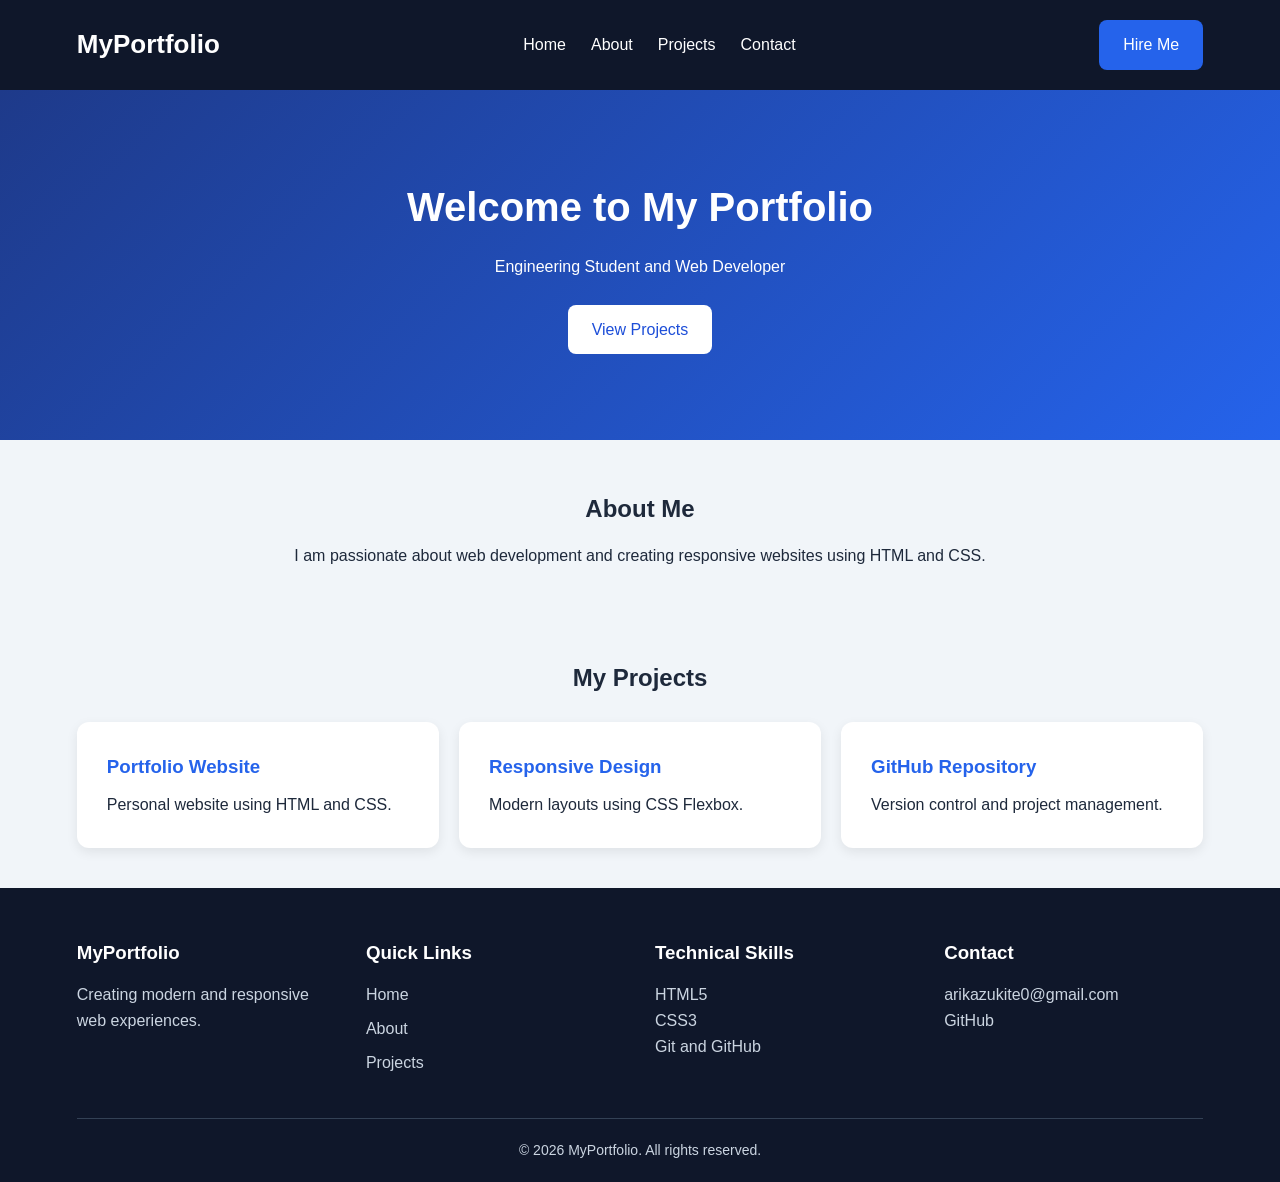
<file: P10/index.html>
<!DOCTYPE html>
<html lang="en">
<head>
    <meta charset="UTF-8">
    <meta name="viewport" content="width=device-width, initial-scale=1.0">
    <title>Advanced Flexbox Layout</title>
    <link rel="stylesheet" href="style.css">
</head>
<body>

    <header class="header">

        <div class="logo">MyPortfolio</div>

        <nav class="navbar">
            <a href="#home">Home</a>
            <a href="#about">About</a>
            <a href="#projects">Projects</a>
            <a href="#contact">Contact</a>
        </nav>

        <a href="#contact" class="btn">Hire Me</a>

    </header>

    <main>

        <section class="hero" id="home">
            <div class="hero-content">
                <h1>Welcome to My Portfolio</h1>
                <p>Engineering Student and Web Developer</p>
                <a href="#projects" class="btn">View Projects</a>
            </div>
        </section>

        <section class="about" id="about">
            <h2>About Me</h2>
            <p>I am passionate about web development
            and creating responsive websites using HTML and CSS.</p>
        </section>

        <section class="projects" id="projects">

            <h2>My Projects</h2>

            <div class="project-container">

                <article class="card">
                    <h3>Portfolio Website</h3>
                    <p>Personal website using HTML and CSS.</p>
                </article>

                <article class="card">
                    <h3>Responsive Design</h3>
                    <p>Modern layouts using CSS Flexbox.</p>
                </article>

                <article class="card">
                    <h3>GitHub Repository</h3>
                    <p>Version control and project management.</p>
                </article>

            </div>

        </section>

    </main>

    <footer class="footer" id="contact">

        <div class="footer-container">

            <div class="footer-column">
                <h3>MyPortfolio</h3>
                <p>Creating modern and responsive
                web experiences.</p>
            </div>

            <div class="footer-column">
                <h3>Quick Links</h3>
                <a href="#home">Home</a>
                <a href="#about">About</a>
                <a href="#projects">Projects</a>
            </div>

            <div class="footer-column">
                <h3>Technical Skills</h3>
                <p>HTML5</p>
                <p>CSS3</p>
                <p>Git and GitHub</p>
            </div>

            <div class="footer-column">
                <h3>Contact</h3>
                <p>arikazukite0@gmail.com</p>
                <a href="https://github.com/">GitHub</a>
            </div>

        </div>

        <div class="footer-bottom">
            <p>&copy; 2026 MyPortfolio. All rights reserved.</p>
        </div>

    </footer>

</body>
</html>
</file>
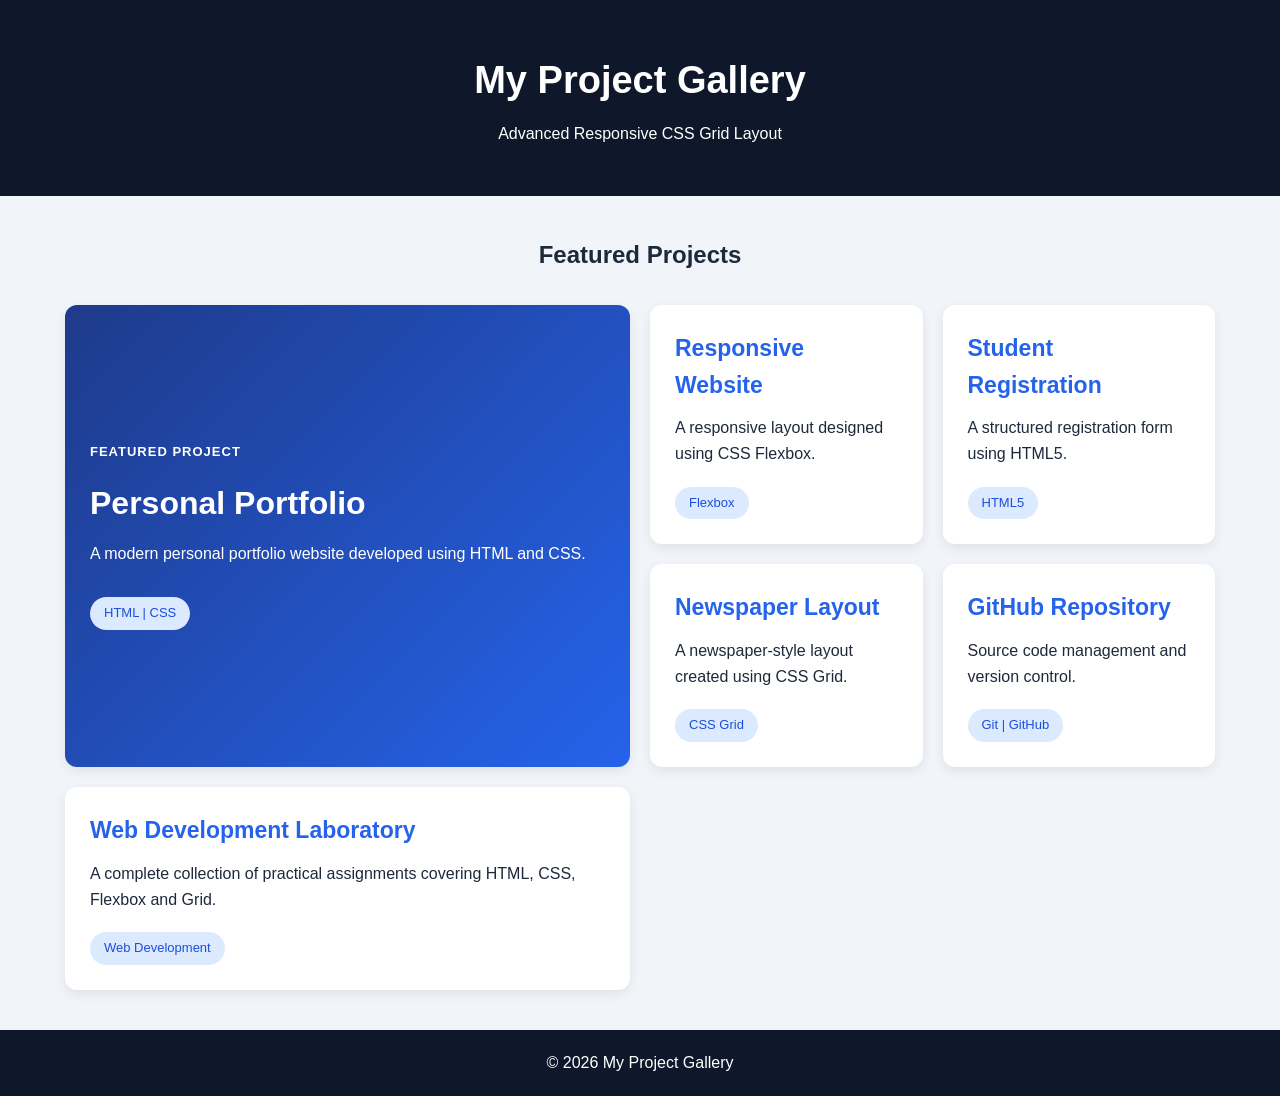
<file: P12/index.html>
<!DOCTYPE html>
<html lang="en">
<head>
    <meta charset="UTF-8">
    <meta name="viewport" content="width=device-width, initial-scale=1.0">
    <title>Advanced Projects Grid</title>
    <link rel="stylesheet" href="style.css">
</head>
<body>

    <header>
        <h1>My Project Gallery</h1>
        <p>Advanced Responsive CSS Grid Layout</p>
    </header>

    <main>

        <h2 class="section-title">Featured Projects</h2>

        <div class="project-grid">

            <article class="card featured">
                <span class="tag">Featured Project</span>
                <h2>Personal Portfolio</h2>
                <p>A modern personal portfolio website
                developed using HTML and CSS.</p>
                <span class="technology">HTML | CSS</span>
            </article>

            <article class="card">
                <h2>Responsive Website</h2>
                <p>A responsive layout designed using CSS Flexbox.</p>
                <span class="technology">Flexbox</span>
            </article>

            <article class="card">
                <h2>Student Registration</h2>
                <p>A structured registration form using HTML5.</p>
                <span class="technology">HTML5</span>
            </article>

            <article class="card">
                <h2>Newspaper Layout</h2>
                <p>A newspaper-style layout created using CSS Grid.</p>
                <span class="technology">CSS Grid</span>
            </article>

            <article class="card">
                <h2>GitHub Repository</h2>
                <p>Source code management and version control.</p>
                <span class="technology">Git | GitHub</span>
            </article>

            <article class="card wide">
                <h2>Web Development Laboratory</h2>
                <p>A complete collection of practical assignments
                covering HTML, CSS, Flexbox and Grid.</p>
                <span class="technology">Web Development</span>
            </article>

        </div>

    </main>

    <footer>
        <p>&copy; 2026 My Project Gallery</p>
    </footer>

</body>
</html>
</file>
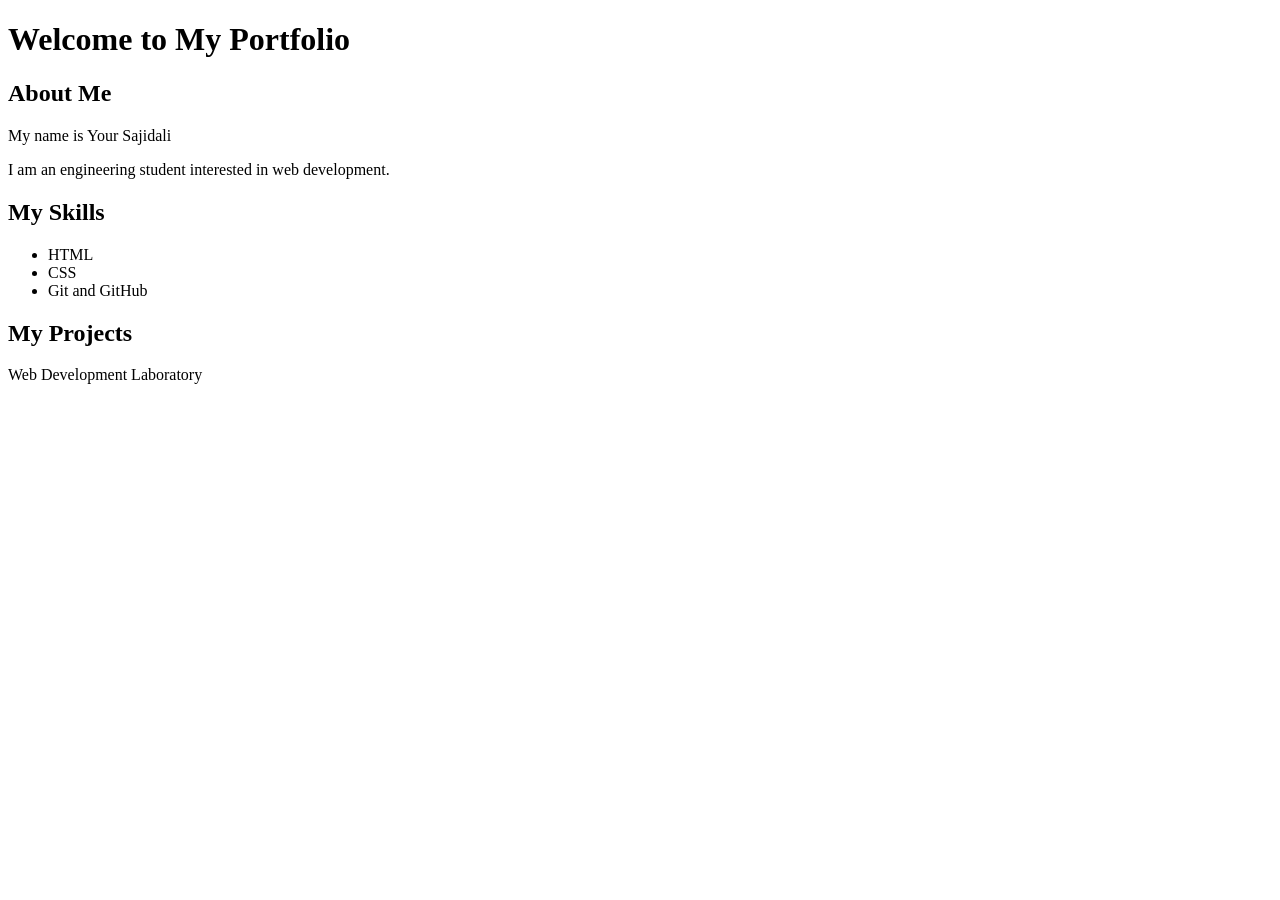
<file: P2/index.html>
<!DOCTYPE html>
<html lang="en">
<head>
    <meta charset="UTF-8">
    <title>My Portfolio</title>
</head>
<body>

    <h1>Welcome to My Portfolio</h1>

    <h2>About Me</h2>
    <p>My name is Your Sajidali</p>
    <p>I am an engineering student interested in web development.</p>

    <h2>My Skills</h2>
    <ul>
        <li>HTML</li>
        <li>CSS</li>
        <li>Git and GitHub</li>
    </ul>

    <h2>My Projects</h2>
    <p>Web Development Laboratory</p>

</body>
</html>
</file>
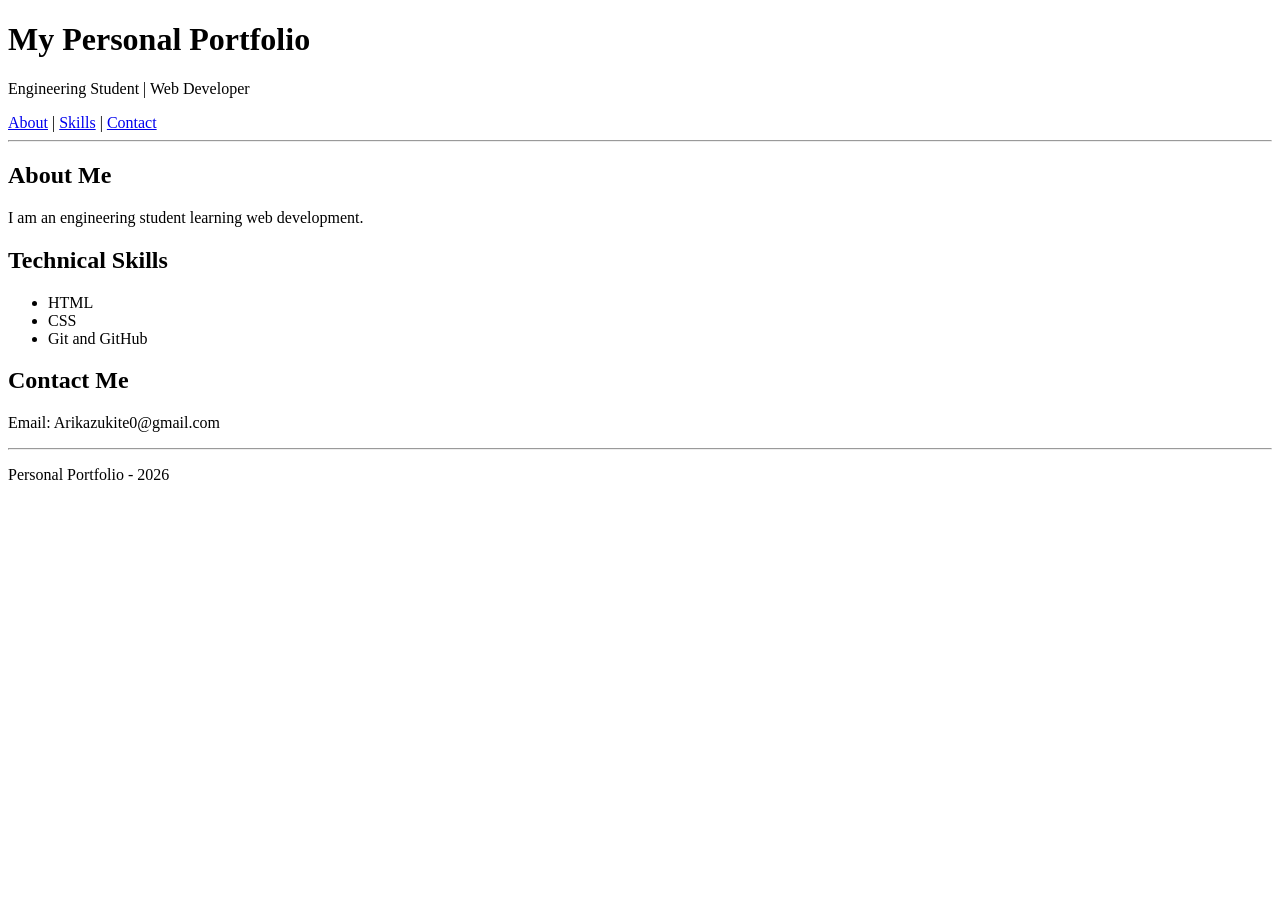
<file: P3/index.html>
<!DOCTYPE html>
<html lang="en">
<head>
    <meta charset="UTF-8">
    <meta name="viewport" content="width=device-width, initial-scale=1.0">
    <title>Personal Portfolio</title>
</head>
<body>

    <header>
        <h1>My Personal Portfolio</h1>
        <p>Engineering Student | Web Developer</p>
    </header>

    <nav>
        <a href="#about">About</a> |
        <a href="#skills">Skills</a> |
        <a href="#contact">Contact</a>
    </nav>

    <hr>

    <section id="about">
        <h2>About Me</h2>
        <p>I am an engineering student learning web development.</p>
    </section>

    <section id="skills">
        <h2>Technical Skills</h2>
        <ul>
            <li>HTML</li>
            <li>CSS</li>
            <li>Git and GitHub</li>
        </ul>
    </section>

    <section id="contact">
        <h2>Contact Me</h2>
        <p>Email: Arikazukite0@gmail.com</p>
    </section>

    <hr>

    <footer>
        <p>Personal Portfolio - 2026</p>
    </footer>

</body>
</html>
</file>
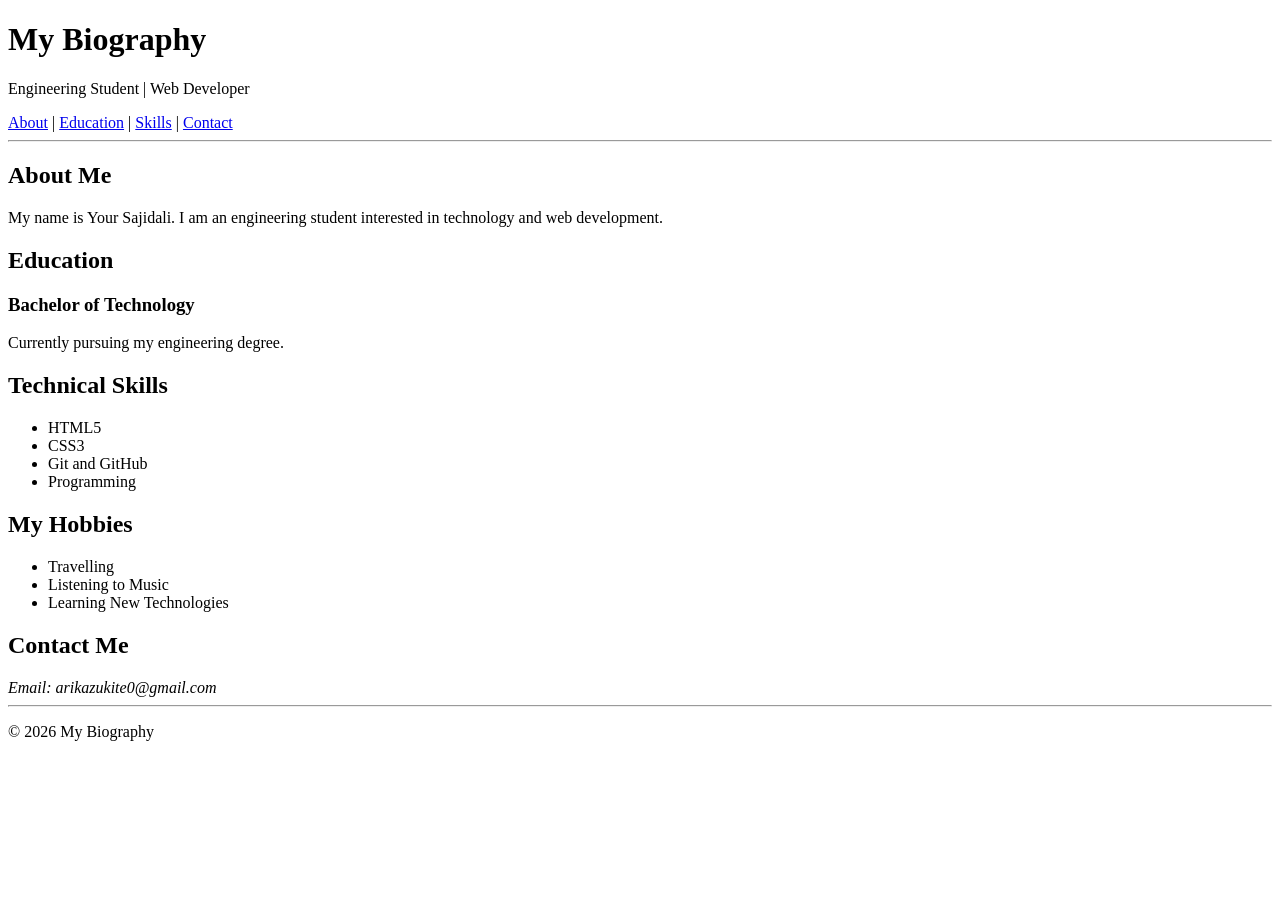
<file: P5/index.html>
<!DOCTYPE html>
<html lang="en">
<head>
    <meta charset="UTF-8">
    <meta name="viewport" content="width=device-width, initial-scale=1.0">
    <title>My Biography</title>
</head>
<body>

    <header>
        <h1>My Biography</h1>
        <p>Engineering Student | Web Developer</p>
    </header>

    <nav>
        <a href="#about">About</a> |
        <a href="#education">Education</a> |
        <a href="#skills">Skills</a> |
        <a href="#contact">Contact</a>
    </nav>

    <hr>

    <main>
        <section id="about">
            <h2>About Me</h2>
            <p>My name is Your Sajidali. I am an engineering student interested in technology and web development.</p>
        </section>

        <section id="education">
            <h2>Education</h2>
            <article>
                <h3>Bachelor of Technology</h3>
                <p>Currently pursuing my engineering degree.</p>
            </article>
        </section>

        <section id="skills">
            <h2>Technical Skills</h2>
            <ul>
                <li>HTML5</li>
                <li>CSS3</li>
                <li>Git and GitHub</li>
                <li>Programming</li>
            </ul>
        </section>

        <aside>
            <h2>My Hobbies</h2>
            <ul>
                <li>Travelling</li>
                <li>Listening to Music</li>
                <li>Learning New Technologies</li>
            </ul>
        </aside>

        <section id="contact">
            <h2>Contact Me</h2>
            <address>
                Email: arikazukite0@gmail.com
            </address>
        </section>
    </main>

    <hr>

    <footer>
        <p>&copy; 2026 My Biography</p>
    </footer>

</body>
</html>
</file>
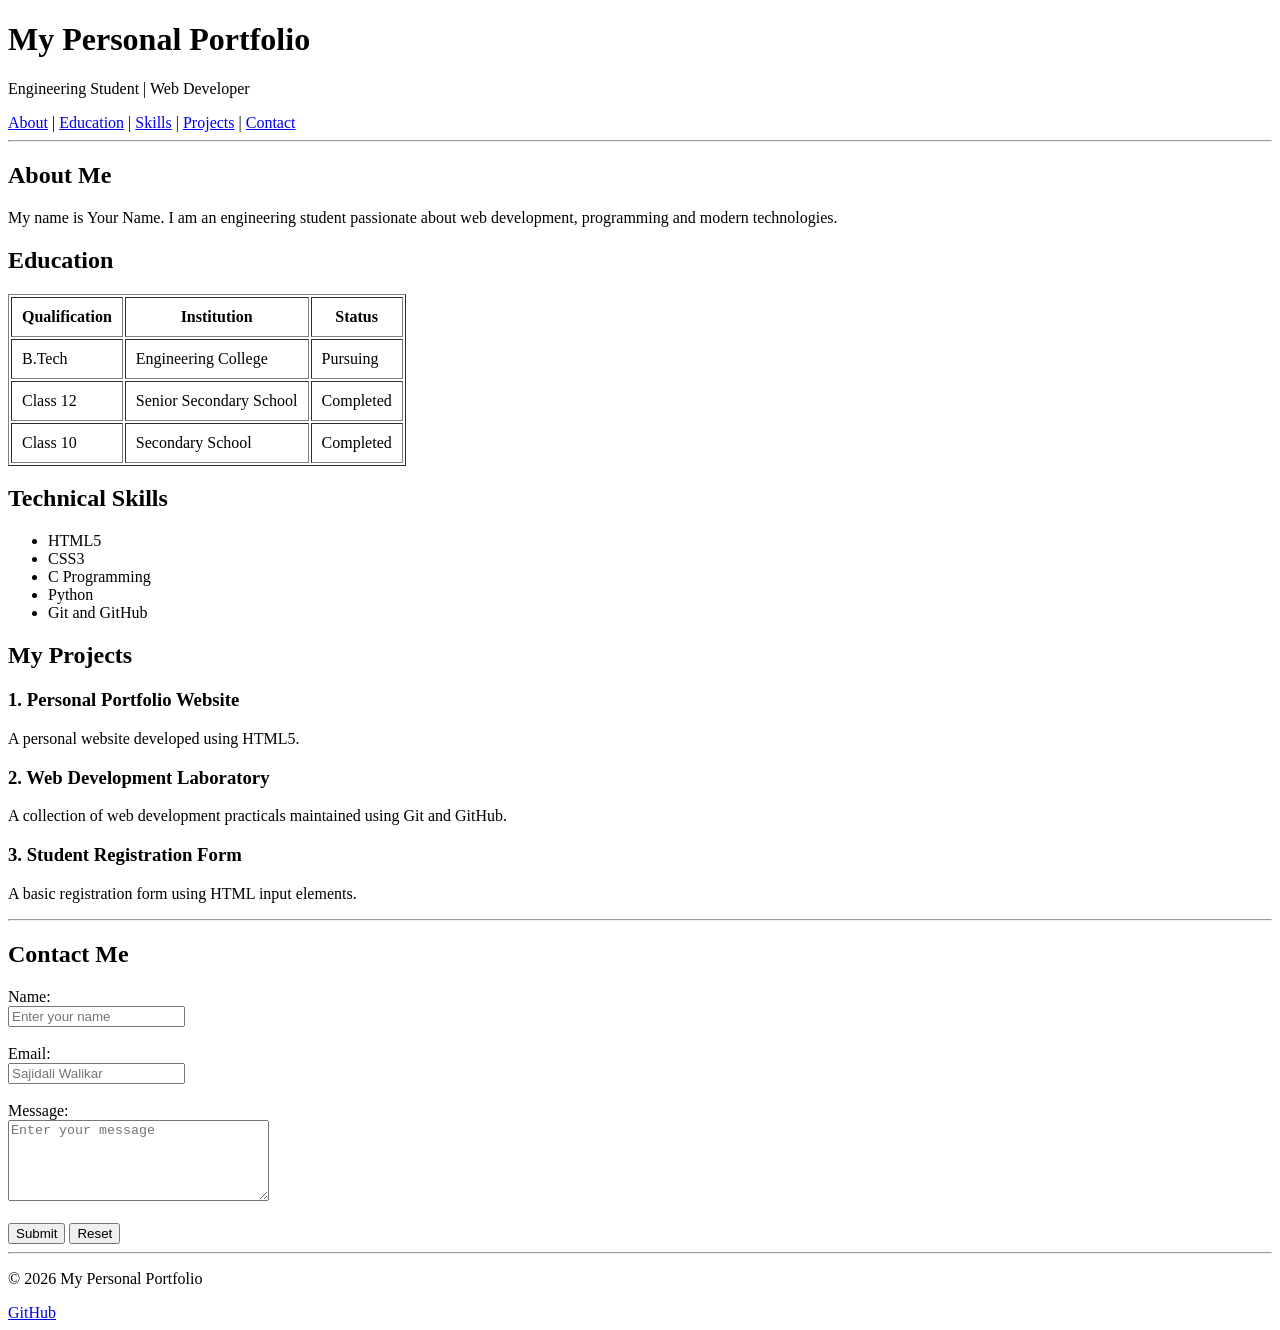
<file: P6/index.html>
<!DOCTYPE html>
<html lang="en">
<head>
    <meta charset="UTF-8">
    <meta name="viewport" content="width=device-width, initial-scale=1.0">
    <title>My Personal Portfolio</title>
</head>
<body>

    <header>
        <h1>My Personal Portfolio</h1>
        <p>Engineering Student | Web Developer</p>
    </header>

    <nav>
        <a href="#about">About</a> |
        <a href="#education">Education</a> |
        <a href="#skills">Skills</a> |
        <a href="#projects">Projects</a> |
        <a href="#contact">Contact</a>
    </nav>

    <hr>

    <main>

        <section id="about">
            <h2>About Me</h2>
            <p>My name is Your Name. I am an engineering
            student passionate about web development,
            programming and modern technologies.</p>
        </section>

        <section id="education">
            <h2>Education</h2>

            <table border="1" cellpadding="10">
                <thead>
                    <tr>
                        <th>Qualification</th>
                        <th>Institution</th>
                        <th>Status</th>
                    </tr>
                </thead>

                <tbody>
                    <tr>
                        <td>B.Tech</td>
                        <td>Engineering College</td>
                        <td>Pursuing</td>
                    </tr>
                    <tr>
                        <td>Class 12</td>
                        <td>Senior Secondary School</td>
                        <td>Completed</td>
                    </tr>
                    <tr>
                        <td>Class 10</td>
                        <td>Secondary School</td>
                        <td>Completed</td>
                    </tr>
                </tbody>
            </table>
        </section>

        <section id="skills">
            <h2>Technical Skills</h2>
            <ul>
                <li>HTML5</li>
                <li>CSS3</li>
                <li>C Programming</li>
                <li>Python</li>
                <li>Git and GitHub</li>
            </ul>
        </section>

        <section id="projects">
            <h2>My Projects</h2>

            <article>
                <h3>1. Personal Portfolio Website</h3>
                <p>A personal website developed using HTML5.</p>
            </article>

            <article>
                <h3>2. Web Development Laboratory</h3>
                <p>A collection of web development practicals
                maintained using Git and GitHub.</p>
            </article>

            <article>
                <h3>3. Student Registration Form</h3>
                <p>A basic registration form using HTML input elements.</p>
            </article>
        </section>

        <hr>

        <section id="contact">
            <h2>Contact Me</h2>

            <form>
                <label for="name">Name:</label><br>
                <input type="text" id="name" name="name"
                       placeholder="Enter your name" required>
                <br><br>

                <label for="email">Email:</label><br>
                <input type="email" id="email" name="email"
                       placeholder="Sajidali Walikar" required>
                <br><br>

                <label for="message">Message:</label><br>
                <textarea id="message" name="message"
                          rows="5" cols="30"
                          placeholder="Enter your message"
                          required></textarea>
                <br><br>

                <button type="submit">Submit</button>
                <button type="reset">Reset</button>
            </form>
        </section>

    </main>

    <hr>

    <footer>
        <p>&copy; 2026 My Personal Portfolio</p>
        <a href="https://github.com/">GitHub</a>
    </footer>

</body>
</html>
</file>
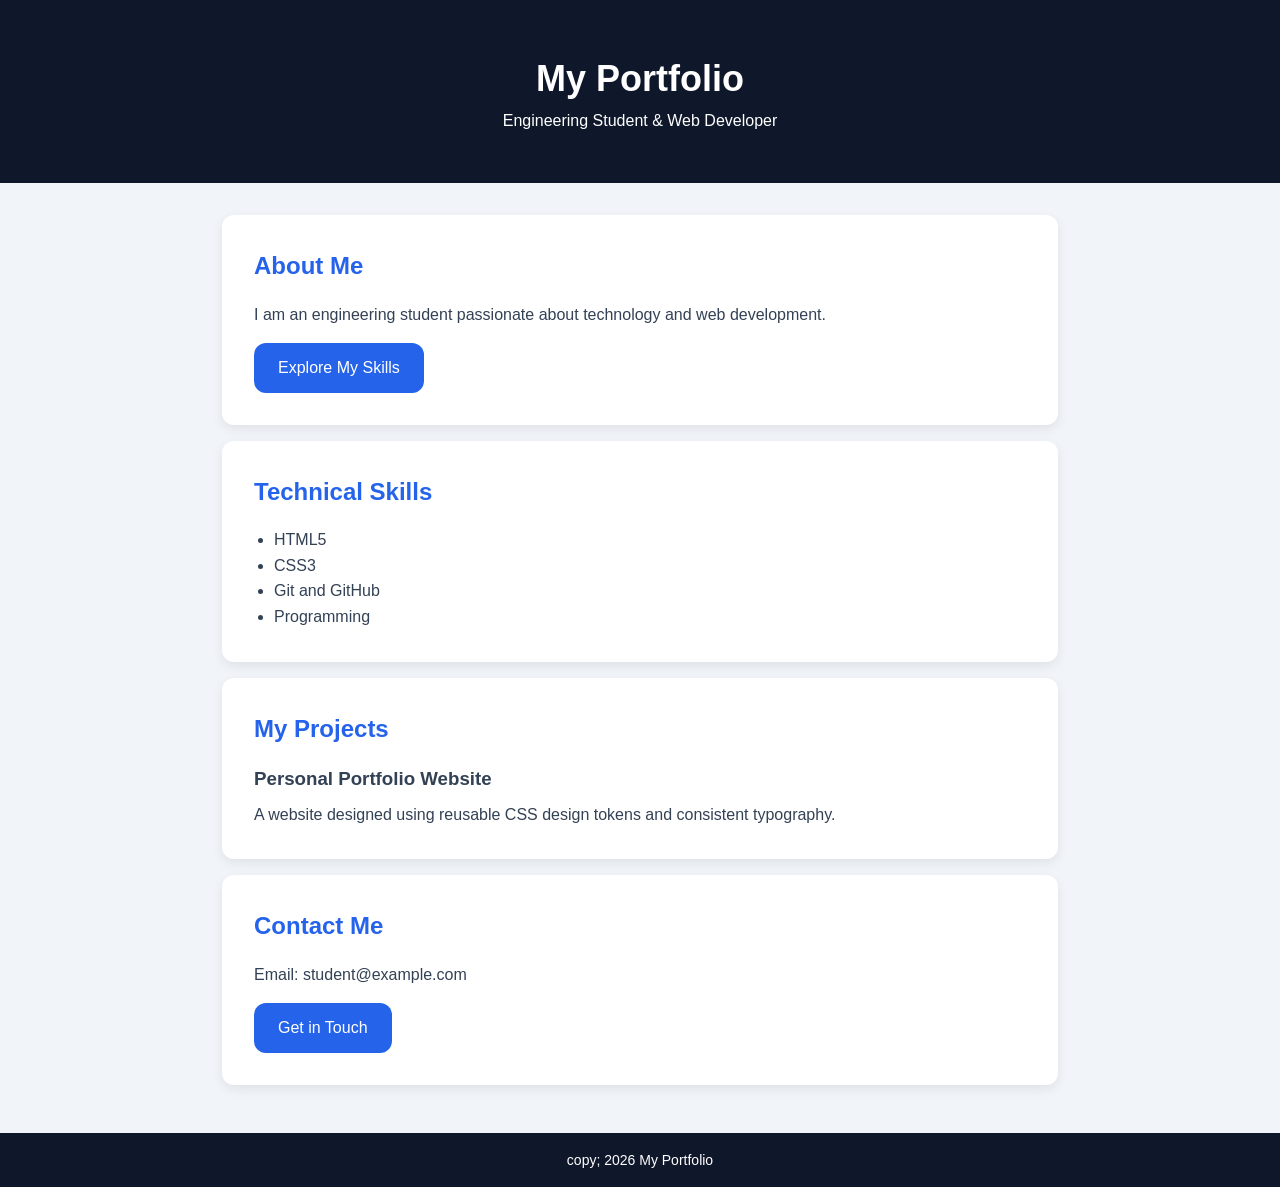
<file: P7/index.html>
<!DOCTYPE html>
<html lang="en">
<head>
    <meta charset="UTF-8">
    <meta name="viewport" content="width=device-width, initial-scale=1.0">
    <title>Design Tokens and Typography</title>
    <link rel="stylesheet" href="style.css">
</head>
<body>

    <header>
        <h1>My Portfolio</h1>
        <p>Engineering Student & Web Developer</p>
    </header>

    <main>
        <section class="card">
            <h2>About Me</h2>
            <p>I am an engineering student passionate
            about technology and web development.</p>
            <a href="#skills" class="btn">Explore My Skills</a>
        </section>

        <section class="card" id="skills">
            <h2>Technical Skills</h2>
            <ul>
                <li>HTML5</li>
                <li>CSS3</li>
                <li>Git and GitHub</li>
                <li>Programming</li>
            </ul>
        </section>

        <section class="card">
            <h2>My Projects</h2>
            <h3>Personal Portfolio Website</h3>
            <p>A website designed using reusable CSS
            design tokens and consistent typography.</p>
        </section>

        <section class="card">
            <h2>Contact Me</h2>
            <p>Email: student@example.com</p>
            <a href="mailto:student@example.com"
               class="btn">Get in Touch</a>
        </section>
    </main>

    <footer>
        <p>copy; 2026 My Portfolio</p>
    </footer>

</body>
</html>
</file>
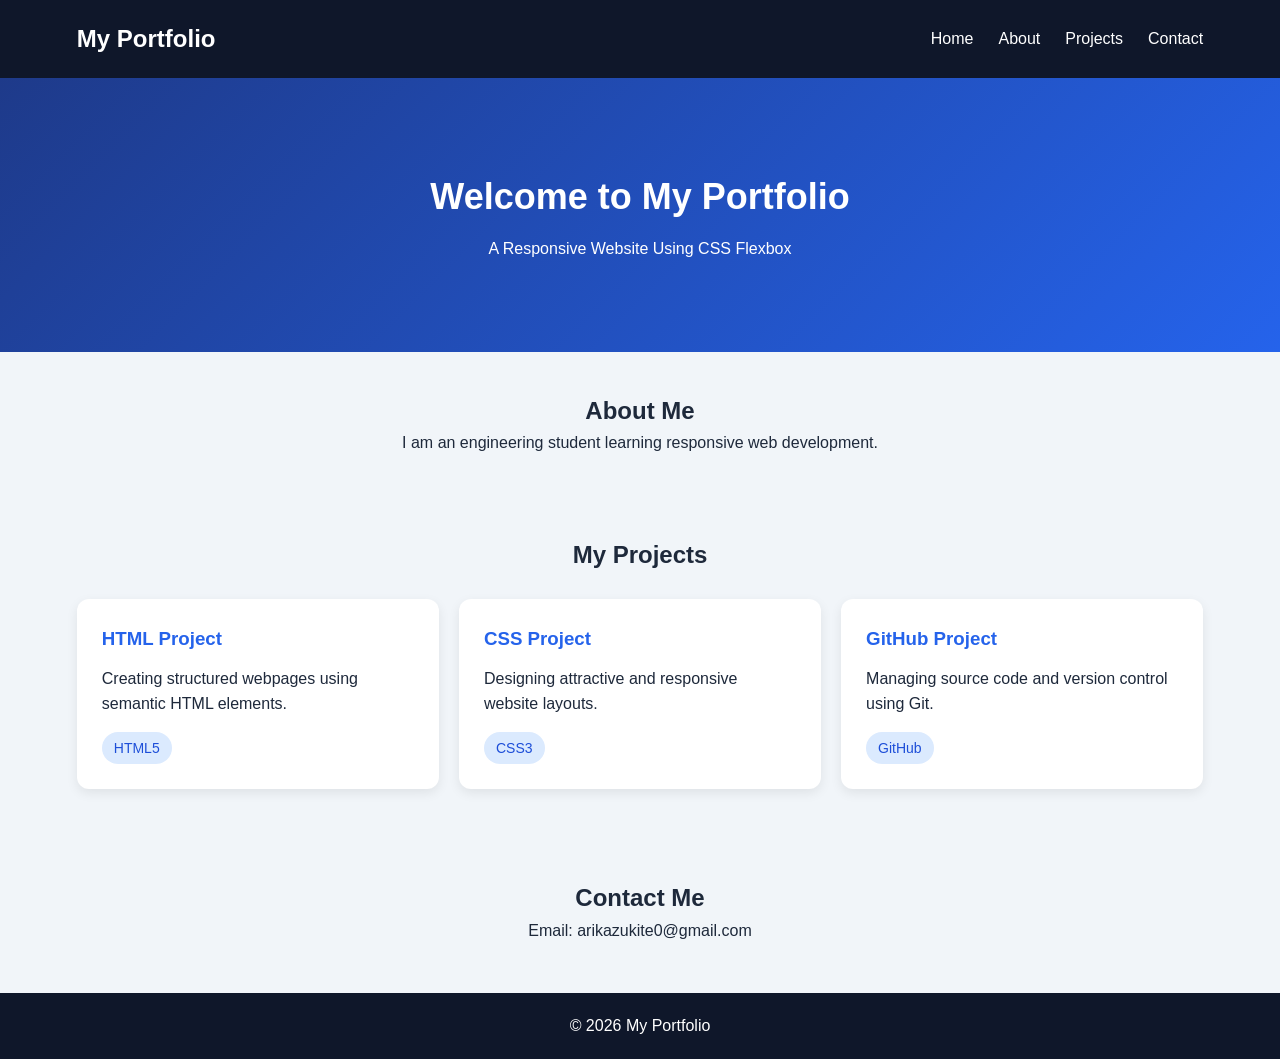
<file: P9/index.html>
<!DOCTYPE html>
<html lang="en">
<head>
    <meta charset="UTF-8">
    <meta name="viewport" content="width=device-width, initial-scale=1.0">
    <title>Responsive Flexbox Layout</title>
    <link rel="stylesheet" href="style.css">
</head>
<body>

    <nav class="navbar">
        <h2 class="logo">My Portfolio</h2>

        <ul class="nav-links">
            <li><a href="#home">Home</a></li>
            <li><a href="#about">About</a></li>
            <li><a href="#projects">Projects</a></li>
            <li><a href="#contact">Contact</a></li>
        </ul>
    </nav>

    <header class="hero" id="home">
        <h1>Welcome to My Portfolio</h1>
        <p>A Responsive Website Using CSS Flexbox</p>
    </header>

    <main>

        <section class="about" id="about">
            <h2>About Me</h2>
            <p>I am an engineering student learning
            responsive web development.</p>
        </section>

        <section class="projects" id="projects">
            <h2>My Projects</h2>

            <div class="card-container">

                <article class="card">
                    <h3>HTML Project</h3>
                    <p>Creating structured webpages
                    using semantic HTML elements.</p>
                    <span class="tag">HTML5</span>
                </article>

                <article class="card">
                    <h3>CSS Project</h3>
                    <p>Designing attractive and
                    responsive website layouts.</p>
                    <span class="tag">CSS3</span>
                </article>

                <article class="card">
                    <h3>GitHub Project</h3>
                    <p>Managing source code and
                    version control using Git.</p>
                    <span class="tag">GitHub</span>
                </article>

            </div>
        </section>

        <section class="contact" id="contact">
            <h2>Contact Me</h2>
            <p>Email: arikazukite0@gmail.com</p>
        </section>

    </main>

    <footer>
        <p>&copy; 2026 My Portfolio</p>
    </footer>

</body>
</html>
</file>
<file: P10/style.css>
* {
    margin: 0;
    padding: 0;
    box-sizing: border-box;
}

html {
    scroll-behavior: smooth;
}

body {
    font-family: Arial, sans-serif;
    background: #f1f5f9;
    color: #1e293b;
    line-height: 1.6;
}

/* Advanced Flexbox Header */

.header {
    display: flex;
    justify-content: space-between;
    align-items: center;
    flex-wrap: wrap;
    gap: 20px;
    padding: 20px 6%;
    background: #0f172a;
    color: white;
}

.logo {
    font-size: 26px;
    font-weight: bold;
}

.navbar {
    display: flex;
    align-items: center;
    flex-wrap: wrap;
    gap: 25px;
}

.navbar a {
    color: white;
    text-decoration: none;
}

.navbar a:hover {
    color: #38bdf8;
}

/* Reusable Button */

.btn {
    display: inline-block;
    padding: 12px 24px;
    background: #2563eb;
    color: white;
    text-decoration: none;
    border-radius: 8px;
    transition: background 0.3s;
}

.btn:hover {
    background: #1d4ed8;
}

/* Hero Section */

.hero {
    display: flex;
    justify-content: center;
    align-items: center;
    min-height: 350px;
    background: linear-gradient(135deg, #1e3a8a, #2563eb);
    color: white;
    text-align: center;
    padding: 40px 20px;
}

.hero h1 {
    font-size: 40px;
    margin-bottom: 15px;
}

.hero p {
    margin-bottom: 25px;
}

.hero .btn {
    background: white;
    color: #1d4ed8;
}

/* About Section */

.about {
    text-align: center;
    padding: 50px 20px;
}

.about h2 {
    margin-bottom: 15px;
}

/* Project Section */

.projects {
    padding: 40px 6%;
}

.projects h2 {
    text-align: center;
    margin-bottom: 25px;
}

.project-container {
    display: flex;
    flex-wrap: wrap;
    align-items: stretch;
    gap: 20px;
}

.card {
    flex: 1 1 250px;
    background: white;
    padding: 30px;
    border-radius: 12px;
    box-shadow: 0 4px 12px rgba(0, 0, 0, 0.08);
}

.card h3 {
    color: #2563eb;
    margin-bottom: 10px;
}

/* Advanced Flexbox Footer */

.footer {
    background: #0f172a;
    color: #cbd5e1;
    padding: 50px 6% 20px;
}

.footer-container {
    display: flex;
    justify-content: space-between;
    align-items: flex-start;
    flex-wrap: wrap;
    gap: 30px;
}

.footer-column {
    flex: 1 1 180px;
    overflow-wrap: anywhere;
}

.footer-column h3 {
    color: white;
    margin-bottom: 15px;
}

.footer-column a {
    display: block;
    color: #cbd5e1;
    text-decoration: none;
    margin-bottom: 8px;
}

.footer-column a:hover {
    color: #38bdf8;
}

.footer-bottom {
    border-top: 1px solid #334155;
    text-align: center;
    margin-top: 35px;
    padding-top: 20px;
    font-size: 14px;
}

/* Responsive Layout */

@media (max-width: 768px) {

    .header {
        flex-direction: column;
        text-align: center;
    }

    .navbar {
        justify-content: center;
        gap: 15px;
    }

    .hero h1 {
        font-size: 28px;
    }

    .project-container {
        flex-direction: column;
    }

    .card {
        flex: 1 1 auto;
    }

    .footer-column {
        flex: 1 1 40%;
    }
}

@media (max-width: 480px) {

    .footer-container {
        flex-direction: column;
        text-align: center;
        align-items: center;
    }

    .footer-column {
        flex: 1 1 auto;
        width: 100%;
    }
}
</file>
<file: P12/style.css>
* {
    margin: 0;
    padding: 0;
    box-sizing: border-box;
}

body {
    font-family: Arial, sans-serif;
    background-color: #f1f5f9;
    color: #1e293b;
    line-height: 1.6;
}

/* Header */

header {
    background-color: #0f172a;
    color: white;
    text-align: center;
    padding: 50px 20px;
}

header h1 {
    font-size: 38px;
    margin-bottom: 10px;
}

/* Main Content */

main {
    max-width: 1200px;
    margin: auto;
    padding: 40px 25px;
}

.section-title {
    text-align: center;
    margin-bottom: 30px;
}

/* Advanced CSS Grid */

.project-grid {
    display: grid;
    grid-template-columns:
        repeat(auto-fit, minmax(min(100%, 250px), 1fr));
    grid-auto-rows: minmax(180px, auto);
    gap: 20px;
}

/* Project Cards */

.card {
    display: flex;
    flex-direction: column;
    background-color: white;
    padding: 25px;
    border-radius: 12px;
    box-shadow: 0 4px 12px rgba(0, 0, 0, 0.08);
    transition: transform 0.3s, box-shadow 0.3s;
}

.card:hover {
    transform: translateY(-5px);
    box-shadow: 0 8px 20px rgba(0, 0, 0, 0.15);
}

.card h2 {
    color: #2563eb;
    font-size: 23px;
    margin-bottom: 12px;
}

.card p {
    margin-bottom: 20px;
}

/* Featured Project */

.featured {
    grid-column: span 2;
    grid-row: span 2;
    background: linear-gradient(135deg, #1e3a8a, #2563eb);
    color: white;
    justify-content: center;
}

.featured h2 {
    color: white;
    font-size: 32px;
}

.tag {
    font-size: 13px;
    font-weight: bold;
    margin-bottom: 15px;
    text-transform: uppercase;
    letter-spacing: 1px;
}

/* Wide Project Card */

.wide {
    grid-column: span 2;
}

/* Technology Labels */

.technology {
    align-self: flex-start;
    margin-top: auto;
    padding: 6px 14px;
    background-color: #dbeafe;
    color: #1d4ed8;
    border-radius: 20px;
    font-size: 13px;
}

.featured .technology {
    margin-top: 10px;
}

/* Footer */

footer {
    background-color: #0f172a;
    color: white;
    text-align: center;
    padding: 20px;
}

/* Tablet Layout */

@media (max-width: 900px) {

    .project-grid {
        grid-template-columns: repeat(2, minmax(0, 1fr));
    }

    .featured {
        grid-column: span 2;
        grid-row: span 1;
    }
}

/* Mobile Layout */

@media (max-width: 600px) {

    .project-grid {
        grid-template-columns: 1fr;
    }

    .featured,
    .wide {
        grid-column: span 1;
        grid-row: span 1;
    }

    header h1 {
        font-size: 28px;
    }

    main {
        padding: 25px 15px;
    }
}
</file>
<file: P7/style.css>
/* Design Tokens */

:root {
    --primary-color: #2563eb;
    --secondary-color: #0f172a;
    --background-color: #f1f5f9;
    --surface-color: #ffffff;
    --text-color: #334155;

    --font-family: Arial, sans-serif;
    --font-small: 14px;
    --font-base: 16px;
    --font-medium: 24px;
    --font-large: 36px;

    --spacing-small: 8px;
    --spacing-medium: 16px;
    --spacing-large: 32px;

    --border-radius: 12px;
    --shadow: 0 4px 12px rgba(0, 0, 0, 0.08);
}

/* Global Styling */

* {
    margin: 0;
    padding: 0;
    box-sizing: border-box;
}

body {
    font-family: var(--font-family);
    font-size: var(--font-base);
    background-color: var(--background-color);
    color: var(--text-color);
    line-height: 1.6;
}

/* Typography */

h1 {
    font-size: var(--font-large);
}

h2 {
    font-size: var(--font-medium);
    color: var(--primary-color);
    margin-bottom: var(--spacing-medium);
}

h3 {
    margin-bottom: var(--spacing-small);
}

/* Header */

header {
    background-color: var(--secondary-color);
    color: white;
    text-align: center;
    padding: 50px 20px;
}

/* Main Content */

main {
    max-width: 900px;
    margin: auto;
    padding: var(--spacing-large);
}

/* Reusable Card Component */

.card {
    background-color: var(--surface-color);
    padding: var(--spacing-large);
    margin-bottom: var(--spacing-medium);
    border-radius: var(--border-radius);
    box-shadow: var(--shadow);
}

ul {
    padding-left: 20px;
}

/* Reusable Button Component */

.btn {
    display: inline-block;
    background-color: var(--primary-color);
    color: white;
    text-decoration: none;
    padding: 12px 24px;
    margin-top: var(--spacing-medium);
    border-radius: var(--border-radius);
    transition: background-color 0.3s;
}

.btn:hover {
    background-color: var(--secondary-color);
}

/* Footer */

footer {
    background-color: var(--secondary-color);
    color: white;
    text-align: center;
    padding: var(--spacing-medium);
    font-size: var(--font-small);
}
</file>
<file: P9/style.css>
* {
    margin: 0;
    padding: 0;
    box-sizing: border-box;
}

html {
    scroll-behavior: smooth;
}

body {
    font-family: Arial, sans-serif;
    background-color: #f1f5f9;
    color: #1e293b;
    line-height: 1.6;
}

/* Flexbox Navigation Bar */

.navbar {
    display: flex;
    justify-content: space-between;
    align-items: center;
    background-color: #0f172a;
    color: white;
    padding: 20px 6%;
    gap: 20px;
}

.nav-links {
    display: flex;
    list-style: none;
    gap: 25px;
}

.nav-links a {
    color: white;
    text-decoration: none;
    transition: color 0.3s;
}

.nav-links a:hover {
    color: #38bdf8;
}

/* Hero Section */

.hero {
    background: linear-gradient(135deg, #1e3a8a, #2563eb);
    color: white;
    text-align: center;
    padding: 90px 20px;
}

.hero h1 {
    font-size: 36px;
    margin-bottom: 10px;
}

/* About Section */

.about {
    text-align: center;
    padding: 40px 20px;
}

/* Flexbox Project Cards */

.projects {
    padding: 40px 6%;
}

.projects h2 {
    text-align: center;
    margin-bottom: 25px;
}

.card-container {
    display: flex;
    flex-wrap: wrap;
    justify-content: center;
    gap: 20px;
}

.card {
    flex: 1 1 250px;
    background-color: white;
    padding: 25px;
    border-radius: 12px;
    box-shadow: 0 4px 12px rgba(0, 0, 0, 0.08);
    transition: transform 0.3s;
}

.card:hover {
    transform: translateY(-5px);
}

.card h3 {
    color: #2563eb;
    margin-bottom: 12px;
}

.tag {
    display: inline-block;
    background-color: #dbeafe;
    color: #1d4ed8;
    padding: 5px 12px;
    border-radius: 20px;
    margin-top: 15px;
    font-size: 14px;
}

/* Contact Section */

.contact {
    text-align: center;
    padding: 50px 20px;
}

/* Footer */

footer {
    background-color: #0f172a;
    color: white;
    text-align: center;
    padding: 20px;
}

/* Responsive Mobile Layout */

@media screen and (max-width: 768px) {

    .navbar {
        flex-direction: column;
        text-align: center;
    }

    .nav-links {
        justify-content: center;
        flex-wrap: wrap;
        gap: 15px;
    }

    .hero h1 {
        font-size: 28px;
    }

    .card-container {
        flex-direction: column;
    }

    .card {
        flex: 1 1 auto;
        width: 100%;
    }

    .projects {
        padding: 30px 20px;
    }
}
</file>
